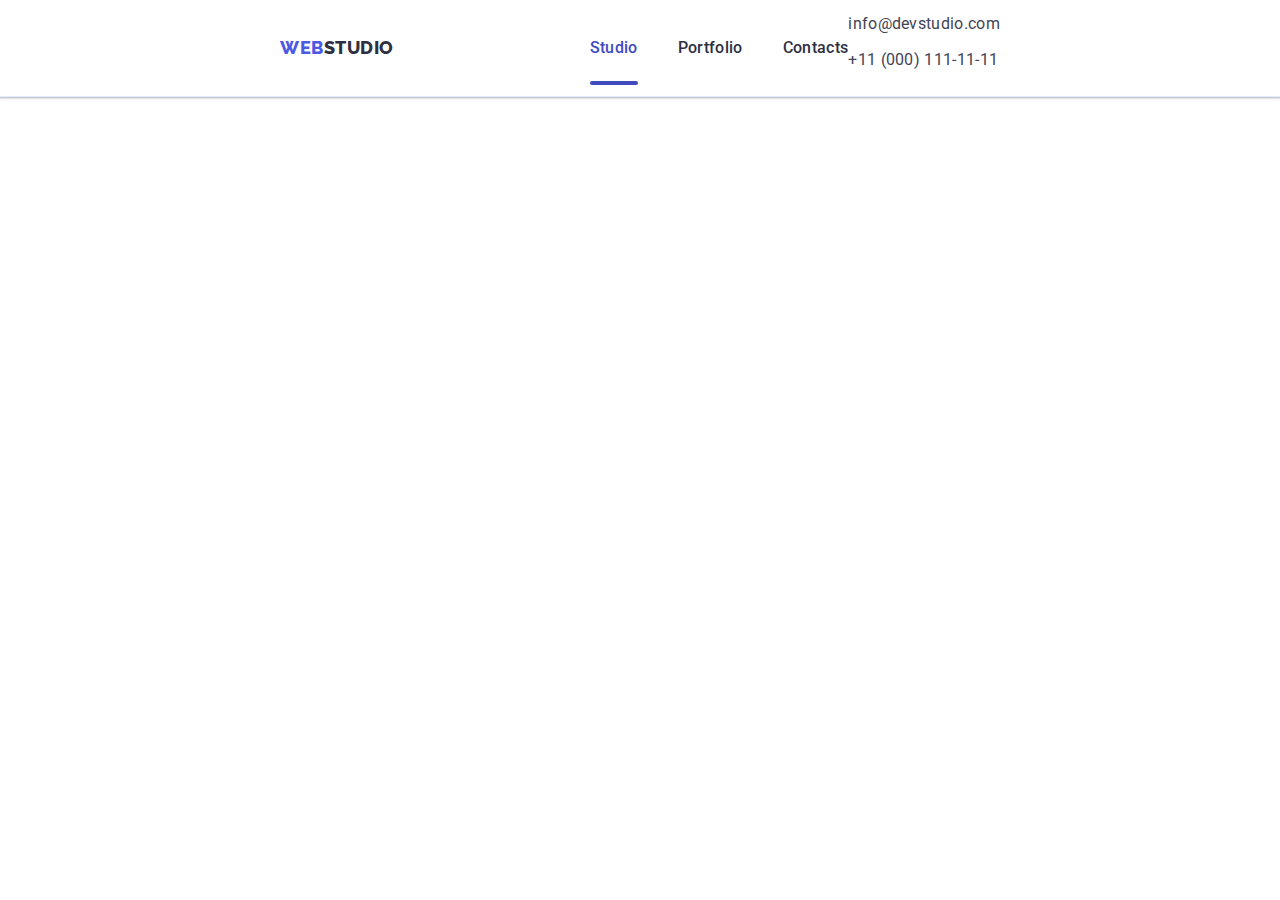
<file: index.html>
<!DOCTYPE html>
<html lang="en">
  <head>
    <meta charset="UTF-8" />
    <meta http-equiv="X-UA-Compatible" content="IE=edge" />
    <meta name="viewport" content="width=device-width, initial-scale=1.0" />
    <title>WebStudio</title>
    <link rel="preconnect" href="https://fonts.googleapis.com" />
    <link rel="preconnect" href="https://fonts.gstatic.com" crossorigin />
    <link
      href="https://fonts.googleapis.com/css2?family=Raleway:wght@800&family=Roboto:wght@400;500;700&display=swap"
      rel="stylesheet"
    />
    <link
      rel="stylesheet"
      href="https://cdnjs.cloudflare.com/ajax/libs/modern-normalize/1.1.0/modern-normalize.min.css"
    />
    <link rel="stylesheet" href="./css/styles.css" />
  </head>
  <body>
    <!-- header -->

    <header class="page-header">
      <div class="container page-header-container">
        <nav class="page-navigation">
          <a class="link logo logo-header" href="./index.html"
            >web<span class="logo-second-word-header">Studio</span>
          </a>
          <ul class="list menu">
            <li class="menu-item">
              <a class="link menu-link current" href="./index.html">Studio</a>
            </li>
            <li class="menu-item">
              <a class="link menu-link" href="./portfolio.html">Portfolio</a>
            </li>
            <li class="menu-item"><a class="link menu-link" href="">Contacts</a></li>
          </ul>
        </nav>
        <button type="button" class="mobile-menu-open-btn js-open-menu">
          <svg class="mobile-menu-open-btn-icon" aria-label="hamburger icon" width="32" height="22">
            <use href="./images/icons.svg#icon-menu-hamburger"></use>
          </svg>
        </button>
        <address class="page-contact">
          <ul class="list contact-list">
            <li>
              <a class="link contact" href="mailto:info@devstudio.com">info@devstudio.com</a>
            </li>
            <li><a class="link contact" href="tel:+11(000)1111111">+11 (000) 111-11-11</a></li>
          </ul>
        </address>
      </div>
      <div class="mobile-menu js-menu-container">
        <div class="container mobile-menu-container">
          <button class="mobile-menu-close-btn js-close-menu">
            <svg
              class="mobile-menu-close-icon"
              aria-label="mobile menu close icon"
              width="8"
              height="8"
            >
              <use href="./images/icons.svg#icon-close-black"></use>
            </svg>
          </button>
          <ul class="list mobile-nav">
            <li class="mobile-nav-item">
              <a class="link mobile-nav-link current" href="./index.html">Studio</a>
            </li>
            <li class="mobile-nav-item">
              <a class="link mobile-nav-link" href="./portfolio.html">Portfolio</a>
            </li>
            <li class="mobile-nav-item">
              <a class="link mobile-nav-link" href="">Contacts</a>
            </li>
          </ul>

          <address class="mobile-page-contact">
            <ul class="list mobile-contact-list">
              <li>
                <a class="link mobile-contact-tel" href="tel:+11(000)1111111"
                  >+11 (000) 111-11-11</a
                >
              </li>
              <li>
                <a class="link mobile-contact-mail" href="mailto:info@devstudio.com"
                  >info@devstudio.com</a
                >
              </li>
            </ul>
          </address>

          <ul class="mobile-social-list list">
            <li class="mobile-social-list-item">
              <a href="" class="mobile-social-list-link">
                <svg
                  class="mobile-social-list-icon"
                  aria-label="Instagram icon"
                  width="24"
                  height="24"
                >
                  <use href="./images/icons.svg#icon-instagram"></use>
                </svg>
              </a>
            </li>
            <li class="mobile-social-list-item">
              <a href="" class="mobile-social-list-link">
                <svg
                  class="mobile-social-list-icon"
                  aria-label="twitter icon"
                  width="24"
                  height="24"
                >
                  <use href="./images/icons.svg#icon-twitter"></use>
                </svg>
              </a>
            </li>
            <li class="mobile-social-list-item">
              <a href="" class="mobile-social-list-link">
                <svg
                  class="mobile-social-list-icon"
                  aria-label="facebook icon"
                  width="24"
                  height="24"
                >
                  <use href="./images/icons.svg#icon-facebook"></use>
                </svg>
              </a>
            </li>
            <li class="mobile-social-list-item">
              <a href="" class="mobile-social-list-link">
                <svg
                  class="mobile-social-list-icon"
                  aria-label="linkedin icon"
                  width="24"
                  height="24"
                >
                  <use href="./images/icons.svg#icon-linkedin"></use>
                </svg>
              </a>
            </li>
          </ul>
        </div>
      </div>
    </header>

    <main>
      <!-- slogan -->

      <!-- <section class="slogan">
        <div class="container">
          <h1 class="main-title">Effective Solutions for Your Business</h1>
          <button class="modal-open-btn" type="button" data-modal-open>Order Service</button>
        </div>
      </section> -->

      <!-- our advantages-->

      <!-- <section class="our-advantages">
        <div class="container">
          <h2 class="suptitle" hidden>key points</h2>
          <ul class="list advantages-list">
            <li class="advantages-list-item">
              <div class="advantages-list-icon">
                <svg class="advantages-icon" aria-label="antenna icon" width="64" height="64">
                  <use href="./images/icons.svg#icon-antenna"></use>
                </svg>
              </div>
              <h3 class="advantages-title">Strategy</h3>
              <p class="advantages-description">
                Our goal is to identify the business problem to walk away with the perfect and
                creative solution.
              </p>
            </li>
            <li class="advantages-list-item">
              <div class="advantages-list-icon">
                <svg class="advantages-icon" aria-label="clock icon" width="64" height="64">
                  <use href="./images/icons.svg#icon-clock"></use>
                </svg>
              </div>
              <h3 class="advantages-title">Punctuality</h3>
              <p class="advantages-description">
                Bring the key message to the brand's audience for the best price within the shortest
                possible time.
              </p>
            </li>
            <li class="advantages-list-item">
              <div class="advantages-list-icon">
                <svg class="advantages-icon" aria-label="diagram icon" width="64" height="64">
                  <use href="./images/icons.svg#icon-diagram"></use>
                </svg>
              </div>
              <h3 class="advantages-title">Diligence</h3>
              <p class="advantages-description">
                Research and confirm brands that present the strongest digital growth opportunities
                and minimize risk.
              </p>
            </li>
            <li class="advantages-list-item">
              <div class="advantages-list-icon">
                <svg class="advantages-icon" aria-label="astronaut icon" width="64" height="64">
                  <use href="./images/icons.svg#icon-astronaut"></use>
                </svg>
              </div>
              <h3 class="advantages-title">Technologies</h3>
              <p class="advantages-description">
                Design practice focused on digital experiences. We bring forth a deep passion for
                problem-solving.
              </p>
            </li>
          </ul>
        </div>
      </section> -->

      <!--  What are we doing-->

      <!-- <section class="what-are-we-doing">
        <div class="container">
          <h2 class="suptitle">What are we doing</h2>
          <ul class="list gallery-list">
            <li class="gallery-list-item">
              <img
                class="gallery-list-img"
                src="./images/what-are-we-doing/monitor.jpg"
                alt="monitor"
                width="360"
                height="300"
              />
            </li>
            <li class="gallery-list-item">
              <img
                class="gallery-list-img"
                src="./images/what-are-we-doing/screens.jpg"
                alt="screens"
                width="360"
                height="300"
              />
            </li>
            <li class="gallery-list-item">
              <img
                class="gallery-list-img"
                src="./images/what-are-we-doing/laptop-phone.jpg"
                alt="laptop-phone"
                width="360"
                height="300"
              />
            </li>
          </ul>
        </div>
      </section> -->

      <!-- Our Team -->

      <!-- <section class="our-team">
        <div class="container">
          <h2 class="suptitle">Our Team</h2>
          <ul class="list team-gallery-list">
            <li class="team-gallery-list-item">
              <img
                class="team-gallery-list-img"
                src="./images/our-team/mark-guerrero.jpg"
                alt="Mark Guerrero"
                width="264"
                height="260"
              />
              <div class="employees-list-text-content">
                <h3 class="employees-list-name">Mark Guerrero</h3>
                <p class="employees-list-position">Product Designer</p>
                <ul class="social-list list">
                  <li class="sosial-list-item">
                    <a href="" class="social-list-link">
                      <svg
                        class="social-list-icon"
                        aria-label="Instagram icon"
                        width="16"
                        height="16"
                      >
                        <use href="./images/icons.svg#icon-instagram"></use>
                      </svg>
                    </a>
                  </li>
                  <li class="sosial-list-item">
                    <a href="" class="social-list-link">
                      <svg
                        class="social-list-icon"
                        aria-label="twitter icon"
                        width="16"
                        height="16"
                      >
                        <use href="./images/icons.svg#icon-twitter"></use>
                      </svg>
                    </a>
                  </li>
                  <li class="sosial-list-item">
                    <a href="" class="social-list-link">
                      <svg
                        class="social-list-icon"
                        aria-label="facebook icon"
                        width="16"
                        height="16"
                      >
                        <use href="./images/icons.svg#icon-facebook"></use>
                      </svg>
                    </a>
                  </li>
                  <li class="sosial-list-item">
                    <a href="" class="social-list-link">
                      <svg
                        class="social-list-icon"
                        aria-label="linkedin icon"
                        width="16"
                        height="16"
                      >
                        <use href="./images/icons.svg#icon-linkedin"></use>
                      </svg>
                    </a>
                  </li>
                </ul>
              </div>
            </li>
            <li class="team-gallery-list-item">
              <img
                class="team-gallery-list-img"
                src="./images/our-team/tom-ford.jpg"
                alt="Tom Ford"
                width="264"
                height="260"
              />
              <div class="employees-list-text-content">
                <h3 class="employees-list-name">Tom Ford</h3>
                <p class="employees-list-position">Frontend Developer</p>
                <ul class="social-list list">
                  <li class="sosial-list-item">
                    <a href="" class="social-list-link">
                      <svg
                        class="social-list-icon"
                        aria-label="Instagram icon"
                        width="16"
                        height="16"
                      >
                        <use href="./images/icons.svg#icon-instagram"></use>
                      </svg>
                    </a>
                  </li>
                  <li class="sosial-list-item">
                    <a href="" class="social-list-link">
                      <svg
                        class="social-list-icon"
                        aria-label="twitter icon"
                        width="16"
                        height="16"
                      >
                        <use href="./images/icons.svg#icon-twitter"></use>
                      </svg>
                    </a>
                  </li>
                  <li class="sosial-list-item">
                    <a href="" class="social-list-link">
                      <svg
                        class="social-list-icon"
                        aria-label="facebook icon"
                        width="16"
                        height="16"
                      >
                        <use href="./images/icons.svg#icon-facebook"></use>
                      </svg>
                    </a>
                  </li>
                  <li class="sosial-list-item">
                    <a href="" class="social-list-link">
                      <svg
                        class="social-list-icon"
                        aria-label="linkedin icon"
                        width="16"
                        height="16"
                      >
                        <use href="./images/icons.svg#icon-linkedin"></use>
                      </svg>
                    </a>
                  </li>
                </ul>
              </div>
            </li>
            <li class="team-gallery-list-item">
              <img
                class="team-gallery-list-img"
                src="./images/our-team/camila-garcia.jpg"
                alt="Camila Garcia"
                width="264"
                height="260"
              />
              <div class="employees-list-text-content">
                <h3 class="employees-list-name">Camila Garcia</h3>
                <p class="employees-list-position">Marketing</p>
                <ul class="social-list list">
                  <li class="sosial-list-item">
                    <a href="" class="social-list-link">
                      <svg
                        class="social-list-icon"
                        aria-label="Instagram icon"
                        width="16"
                        height="16"
                      >
                        <use href="./images/icons.svg#icon-instagram"></use>
                      </svg>
                    </a>
                  </li>
                  <li class="sosial-list-item">
                    <a href="" class="social-list-link">
                      <svg
                        class="social-list-icon"
                        aria-label="twitter icon"
                        width="16"
                        height="16"
                      >
                        <use href="./images/icons.svg#icon-twitter"></use>
                      </svg>
                    </a>
                  </li>
                  <li class="sosial-list-item">
                    <a href="" class="social-list-link">
                      <svg
                        class="social-list-icon"
                        aria-label="facebook icon"
                        width="16"
                        height="16"
                      >
                        <use href="./images/icons.svg#icon-facebook"></use>
                      </svg>
                    </a>
                  </li>
                  <li class="sosial-list-item">
                    <a href="" class="social-list-link">
                      <svg
                        class="social-list-icon"
                        aria-label="linkedin icon"
                        width="16"
                        height="16"
                      >
                        <use href="./images/icons.svg#icon-linkedin"></use>
                      </svg>
                    </a>
                  </li>
                </ul>
              </div>
            </li>
            <li class="team-gallery-list-item">
              <img
                class="team-gallery-list-img"
                src="./images/our-team/daniel-wilson.jpg"
                alt="Daniel Wilson"
                width="264"
                height="260"
              />
              <div class="employees-list-text-content">
                <h3 class="employees-list-name">Daniel Wilson</h3>
                <p class="employees-list-position">UI Designer</p>
                <ul class="social-list list">
                  <li class="sosial-list-item">
                    <a href="" class="social-list-link">
                      <svg
                        class="social-list-icon"
                        aria-label="Instagram icon"
                        width="16"
                        height="16"
                      >
                        <use href="./images/icons.svg#icon-instagram"></use>
                      </svg>
                    </a>
                  </li>
                  <li class="sosial-list-item">
                    <a href="" class="social-list-link">
                      <svg
                        class="social-list-icon"
                        aria-label="twitter icon"
                        width="16"
                        height="16"
                      >
                        <use href="./images/icons.svg#icon-twitter"></use>
                      </svg>
                    </a>
                  </li>
                  <li class="sosial-list-item">
                    <a href="" class="social-list-link">
                      <svg
                        class="social-list-icon"
                        aria-label="facebook icon"
                        width="16"
                        height="16"
                      >
                        <use href="./images/icons.svg#icon-facebook"></use>
                      </svg>
                    </a>
                  </li>
                  <li class="sosial-list-item">
                    <a href="" class="social-list-link">
                      <svg
                        class="social-list-icon"
                        aria-label="linkedin icon"
                        width="16"
                        height="16"
                      >
                        <use href="./images/icons.svg#icon-linkedin"></use>
                      </svg>
                    </a>
                  </li>
                </ul>
              </div>
            </li>
          </ul>
        </div>
      </section> -->

      <!-- CUSTOMERS -->

      <!-- <section class="customers">
        <div class="container">
          <h2 class="suptitle">Customers</h2>
          <ul class="list customers-list">
            <li class="customers-list-item">
              <a href="" class="customers-list-link">
                <svg
                  class="customers-list-icon"
                  aria-label="logo company one"
                  width="104"
                  height="56"
                >
                  <use href="./images/icons.svg#icon-logo"></use>
                </svg>
              </a>
            </li>
            <li class="customers-list-item">
              <a href="" class="customers-list-link">
                <svg
                  class="customers-list-icon"
                  aria-label="logo company two"
                  width="104"
                  height="56"
                >
                  <use href="./images/icons.svg#icon-logo-1"></use>
                </svg>
              </a>
            </li>
            <li class="customers-list-item">
              <a href="" class="customers-list-link">
                <svg
                  class="customers-list-icon"
                  aria-label="logo company three"
                  width="104"
                  height="56"
                >
                  <use href="./images/icons.svg#icon-logo-2"></use>
                </svg>
              </a>
            </li>
            <li class="customers-list-item">
              <a href="" class="customers-list-link">
                <svg
                  class="customers-list-icon"
                  aria-label="logo company four"
                  width="104"
                  height="56"
                >
                  <use href="./images/icons.svg#icon-logo-3"></use>
                </svg>
              </a>
            </li>
            <li class="customers-list-item">
              <a href="" class="customers-list-link">
                <svg
                  class="customers-list-icon"
                  aria-label="logo company five"
                  width="104"
                  height="56"
                >
                  <use href="./images/icons.svg#icon-logo-4"></use>
                </svg>
              </a>
            </li>
            <li class="customers-list-item">
              <a href="" class="customers-list-link">
                <svg
                  class="customers-list-icon"
                  aria-label="logo company six"
                  width="104"
                  height="56"
                >
                  <use href="./images/icons.svg#icon-logo-5"></use>
                </svg>
              </a>
            </li>
          </ul>
        </div>
      </section> -->
    </main>

    <!-- footer -->

    <!-- <footer class="footer">
      <div class="container footer-container">
        <div class="footer-block-one">
          <a class="link logo logo-footer" href="./index.html"
            >web<span class="logo-second-word-footer">Studio</span>
          </a>
          <p class="footer-message">
            Increase the flow of customers and sales for your business with digital marketing &
            growth solutions.
          </p>
        </div>

        <div class="footer-block-two">
          <p class="footer-media-message">Social media</p>
          <ul class="footer-social-list list">
            <li class="footer-social-list-item">
              <a href="" class="footer-social-list-link">
                <svg
                  class="footer-social-list-icon"
                  aria-label="Instagram icon"
                  width="24"
                  height="24"
                >
                  <use href="./images/icons.svg#icon-instagram"></use>
                </svg>
              </a>
            </li>
            <li class="footer-social-list-item">
              <a href="" class="footer-social-list-link">
                <svg
                  class="footer-social-list-icon"
                  aria-label="twitter icon"
                  width="24"
                  height="24"
                >
                  <use href="./images/icons.svg#icon-twitter"></use>
                </svg>
              </a>
            </li>
            <li class="footer-social-list-item">
              <a href="" class="footer-social-list-link">
                <svg
                  class="footer-social-list-icon"
                  aria-label="facebook icon"
                  width="24"
                  height="24"
                >
                  <use href="./images/icons.svg#icon-facebook"></use>
                </svg>
              </a>
            </li>
            <li class="footer-social-list-item">
              <a href="" class="footer-social-list-link">
                <svg
                  class="footer-social-list-icon"
                  aria-label="linkedin icon"
                  width="24"
                  height="24"
                >
                  <use href="./images/icons.svg#icon-linkedin"></use>
                </svg>
              </a>
            </li>
          </ul>
        </div>

        <div class="footer-block-three">
          <p class="footer-media-message">Subscribe</p>

          <form class="footer-contact-form">
            <label class="footer-form-field-wrapper">
              <input
                class="footer-form-input"
                name="user-email"
                type="email"
                required
                placeholder="E-mail"
              />
            </label>

            <button class="footer-btn" type="submit">
              Subscribe
              <svg class="footer-btn-icon" aria-label="send icon" width="24" height="24">
                <use href="./images/icons.svg#icon-send"></use>
              </svg>
            </button>
          </form>
        </div>
      </div>
    </footer> -->
    <!-- <div class="backdrop is-hidden" data-modal>
      <div class="modal">
        <button type="button" class="modal-close-button" data-modal-close>
          <svg class="modal-close-icon" aria-label="modal close icon" width="8" height="8">
            <use href="./images/icons.svg#icon-close-black"></use>
          </svg>
        </button>

        <p class="contact-form-title">Leave your contacts and we will call you back</p>

        <form class="modal-contact-form">
          <div class="contact-form-field-wrap">
            <label for="user-name" class="contact-form-field-wrapper">Name</label>
            <div class="contact-form-input-wrapper">
              <input
                id="user-name"
                class="contact-form-input"
                name="user-name"
                type="text"
                required
                pattern="[a-zA-Zа-яА-ЯіІїЇєЄ’ґҐ]+"
              />
              <svg class="contact-form-input-icon" aria-label="name icon" width="18" height="24">
                <use href="./images/icons.svg#icon-name"></use>
              </svg>
            </div>
          </div>

          <div class="contact-form-field-wrap">
            <label for="user-phone" class="contact-form-field-wrapper">Phone</label>
            <div class="contact-form-input-wrapper">
              <input
                id="user-phone"
                class="contact-form-input"
                name="user_tel"
                type="tel"
                required
                pattern="[0-9]{3}-[0-9]{3}-[0-9]{2}-[0-9]{2}"
                title="xxx-xxx-xx-xx"
              />
              <svg class="contact-form-input-icon" aria-label="phone icon" width="18" height="24">
                <use href="./images/icons.svg#icon-phone"></use>
              </svg>
            </div>
          </div>

          <div class="contact-form-field-wrap">
            <label for="user-email" class="contact-form-field-wrapper">Email</label>
            <div class="contact-form-input-wrapper">
              <input
                id="user-email"
                class="contact-form-input"
                name="user_email"
                type="email"
                required
              />
              <svg class="contact-form-input-icon" aria-label="email icon" width="18" height="24">
                <use href="./images/icons.svg#icon-email"></use>
              </svg>
            </div>
          </div>

          <div class="comment-form-field-wrap">
            <label for="user-comment" class="contact-form-field-wrapper">Comment</label>
            <textarea
              id="user-comment"
              class="contact-form-message"
              name="user-comment"
              placeholder="Text input"
            ></textarea>
          </div>

          <div class="contact-form-checkbox-wrap">
            <input
              id="user-privacy"
              class="contact-form-checkbox visually-hidden"
              type="checkbox"
              name="user-privacy"
              required
              value="true"
            />
            <label for="user-privacy" class="contact-form-checkbox-wrapper">
              <span class="contact-form-own-checkbox-wrap">
                <svg
                  class="contact-form-own-checkbox"
                  aria-label="checkbox icon"
                  width="10"
                  height="8"
                >
                  <use
                    class="contact-form-checkmark-icon"
                    href="./images/icons.svg#icon-checkmark"
                  ></use>
                </svg>
              </span>
              I accept the terms and conditions of the&nbsp;<a class="privacy-policy" href=""
                >Privacy Policy</a
              >
            </label>
          </div>

          <button class="contact-form-send" type="submit">Send</button>
        </form>
      </div>
    </div> -->
    <script src="./js/modal.js"></script>
    <script src="./js/mobile-menu.js"></script>
  </body>
</html>
</file>
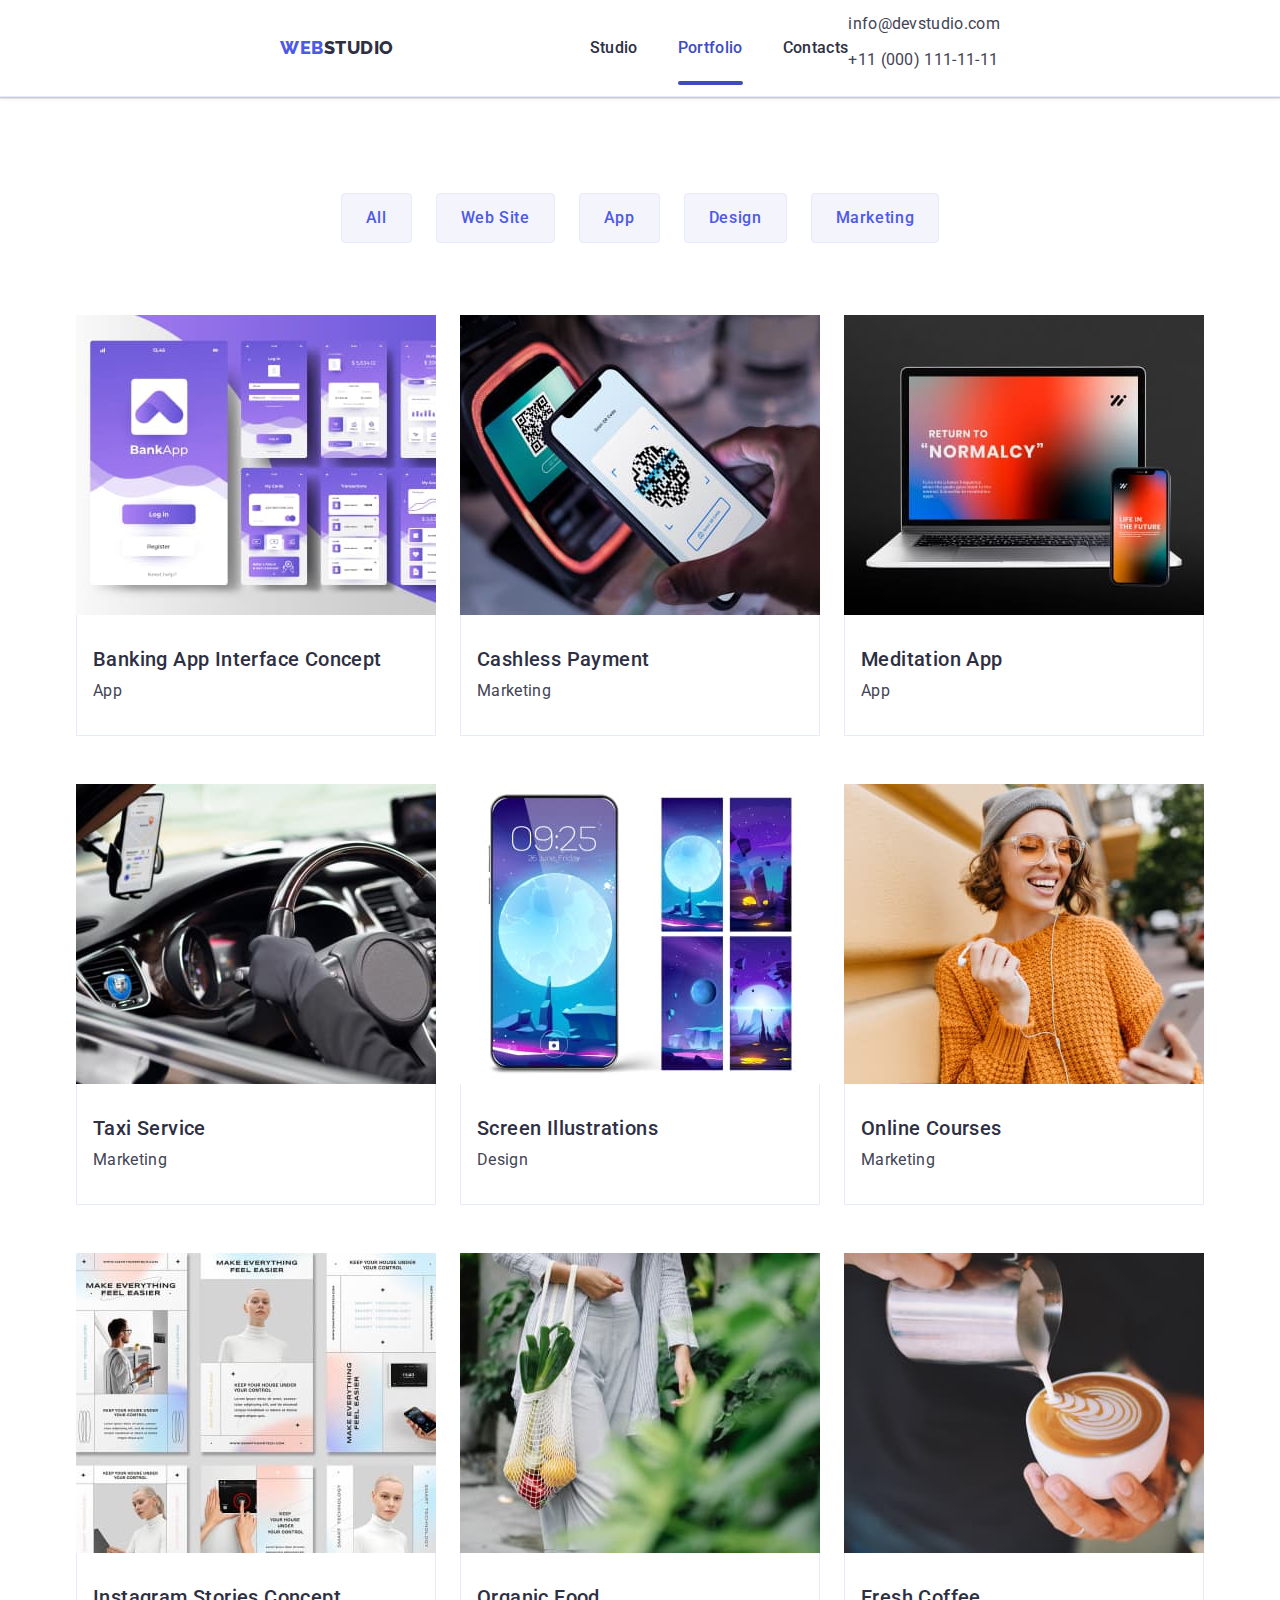
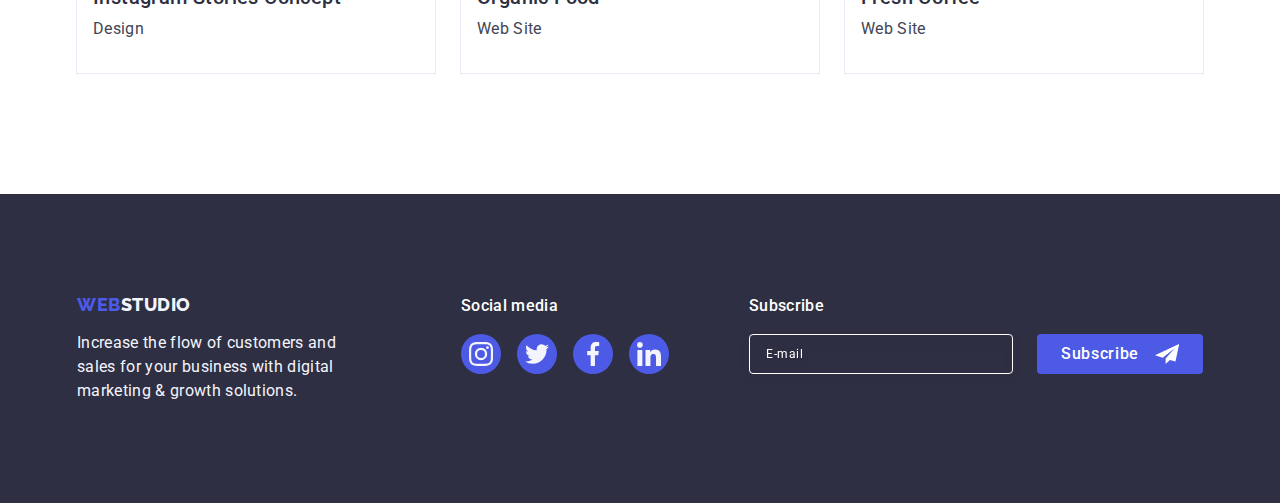
<file: portfolio.html>
<!DOCTYPE html>
<html lang="en">
  <head>
    <meta charset="UTF-8" />
    <meta http-equiv="X-UA-Compatible" content="IE=edge" />
    <meta name="viewport" content="width=device-width, initial-scale=1.0" />
    <title>Portfolio</title>
    <link rel="preconnect" href="https://fonts.googleapis.com" />
    <link rel="preconnect" href="https://fonts.gstatic.com" crossorigin />
    <link
      href="https://fonts.googleapis.com/css2?family=Raleway:wght@800&family=Roboto:wght@400;500;700&display=swap"
      rel="stylesheet"
    />
    <link
      rel="stylesheet"
      href="https://cdnjs.cloudflare.com/ajax/libs/modern-normalize/1.1.0/modern-normalize.min.css"
    />
    <link rel="stylesheet" href="./css/styles.css" />
  </head>
  <body>
    <!-- header -->

    <header class="page-header">
      <div class="container page-header-container">
        <nav class="page-navigation">
          <a class="link logo logo-header" href="./index.html"
            >web<span class="logo-second-word-header">Studio</span>
          </a>
          <ul class="list menu">
            <li class="menu-item"><a class="link menu-link" href="./index.html">Studio</a></li>
            <li class="menu-item">
              <a class="link menu-link current" href="./portfolio.html">Portfolio</a>
            </li>
            <li class="menu-item"><a class="link menu-link" href="">Contacts</a></li>
          </ul>
        </nav>
        <address class="page-contact">
          <ul class="list contact-list">
            <li>
              <a class="link contact" href="mailto:info@devstudio.com">info@devstudio.com</a>
            </li>
            <li><a class="link contact" href="tel:+11(000)1111111">+11 (000) 111-11-11</a></li>
          </ul>
        </address>
      </div>
    </header>

    <!-- MAIN  CONTENT -->
    <!-- buttons -->
    <main>
      <section class="filter">
        <div class="container">
          <h1 hidden>portfolio filters</h1>
          <ul class="list menu-filter">
            <li class="menu-filter-item">
              <button class="menu-filter-btn" type="button">All</button>
            </li>
            <li class="menu-filter-item">
              <button class="menu-filter-btn" type="button">Web Site</button>
            </li>
            <li class="menu-filter-item">
              <button class="menu-filter-btn" type="button">App</button>
            </li>
            <li class="menu-filter-item">
              <button class="menu-filter-btn" type="button">Design</button>
            </li>
            <li class="menu-filter-item">
              <button class="menu-filter-btn" type="button">Marketing</button>
            </li>
          </ul>

          <ul class="list portfolio-list">
            <li class="portfolio-list-item">
              <a class="link portfolio-link" href="">
                <div class="portfolio-list-img-wrapper">
                  <img
                    class="portfolio-list-img"
                    src="./images/portfolio/bank-app-screens.jpg"
                    alt="screens of banking app interface"
                    width="360"
                    height="300"
                  />
                  <p class="overlay">
                    14 Stylish and User-Friendly App Design Concepts · Task Manager App · Calorie
                    Tracker App · Exotic Fruit Ecommerce App · Cloud Storage App
                  </p>
                </div>

                <div class="portfolio-list-text-content">
                  <h2 class="portfolio-list-branch">Banking App Interface Concept</h2>
                  <p class="portfolio-list-activity">App</p>
                </div>
              </a>
            </li>
            <li class="portfolio-list-item">
              <a class="link portfolio-link" href="">
                <div class="portfolio-list-img-wrapper">
                  <img
                    class="portfolio-list-img"
                    src="./images/portfolio/scanner-on-the-phone.jpg"
                    alt="someone scan the QR code"
                    width="360"
                    height="300"
                  />
                  <p class="overlay">
                    14 Stylish and User-Friendly App Design Concepts · Task Manager App · Calorie
                    Tracker App · Exotic Fruit Ecommerce App · Cloud Storage App
                  </p>
                </div>
                <div class="portfolio-list-text-content">
                  <h2 class="portfolio-list-branch">Cashless Payment</h2>
                  <p class="portfolio-list-activity">Marketing</p>
                </div>
              </a>
            </li>
            <li class="portfolio-list-item">
              <a class="link portfolio-link" href="">
                <div class="portfolio-list-img-wrapper">
                  <img
                    class="portfolio-list-img"
                    src="./images/portfolio/laptop-and-phone.jpg"
                    alt="laptop and phone with a meditation application interface on the screen"
                    width="360"
                    height="300"
                  />
                  <p class="overlay">
                    14 Stylish and User-Friendly App Design Concepts · Task Manager App · Calorie
                    Tracker App · Exotic Fruit Ecommerce App · Cloud Storage App
                  </p>
                </div>
                <div class="portfolio-list-text-content">
                  <h2 class="portfolio-list-branch">Meditation App</h2>
                  <p class="portfolio-list-activity">App</p>
                </div>
              </a>
            </li>

            <li class="portfolio-list-item">
              <a class="link portfolio-link" href="">
                <div class="portfolio-list-img-wrapper">
                  <img
                    class="portfolio-list-img"
                    src="./images/portfolio/car-steering-wheel.jpg"
                    alt="someone is driving a car"
                    width="360"
                    height="300"
                  />
                  <p class="overlay">
                    14 Stylish and User-Friendly App Design Concepts · Task Manager App · Calorie
                    Tracker App · Exotic Fruit Ecommerce App · Cloud Storage App
                  </p>
                </div>
                <div class="portfolio-list-text-content">
                  <h2 class="portfolio-list-branch">Taxi Service</h2>
                  <p class="portfolio-list-activity">Marketing</p>
                </div>
              </a>
            </li>
            <li class="portfolio-list-item">
              <a class="link portfolio-link" href="">
                <div class="portfolio-list-img-wrapper">
                  <img
                    class="portfolio-list-img"
                    src="./images/portfolio/themes-for-phone.jpg"
                    alt="phone and monthly themes for it"
                    width="360"
                    height="300"
                  />
                  <p class="overlay">
                    14 Stylish and User-Friendly App Design Concepts · Task Manager App · Calorie
                    Tracker App · Exotic Fruit Ecommerce App · Cloud Storage App
                  </p>
                </div>
                <div class="portfolio-list-text-content">
                  <h2 class="portfolio-list-branch">Screen Illustrations</h2>
                  <p class="portfolio-list-activity">Design</p>
                </div>
              </a>
            </li>
            <li class="portfolio-list-item">
              <a class="link portfolio-link" href="">
                <div class="portfolio-list-img-wrapper">
                  <img
                    class="portfolio-list-img"
                    src="./images/portfolio/girl-in-glasses.jpg"
                    alt="a girl in yellow glasses looks at the phone"
                    width="360"
                    height="300"
                  />
                  <p class="overlay">
                    14 Stylish and User-Friendly App Design Concepts · Task Manager App · Calorie
                    Tracker App · Exotic Fruit Ecommerce App · Cloud Storage App
                  </p>
                </div>
                <div class="portfolio-list-text-content">
                  <h2 class="portfolio-list-branch">Online Courses</h2>
                  <p class="portfolio-list-activity">Marketing</p>
                </div>
              </a>
            </li>

            <li class="portfolio-list-item">
              <a class="link portfolio-link" href="">
                <div class="portfolio-list-img-wrapper">
                  <img
                    class="portfolio-list-img"
                    src="./images/portfolio/slides-with-smart-home-concepts.jpg"
                    alt="slides with smart home concepts"
                    width="360"
                    height="300"
                  />
                  <p class="overlay">
                    14 Stylish and User-Friendly App Design Concepts · Task Manager App · Calorie
                    Tracker App · Exotic Fruit Ecommerce App · Cloud Storage App
                  </p>
                </div>
                <div class="portfolio-list-text-content">
                  <h2 class="portfolio-list-branch">Instagram Stories Concept</h2>
                  <p class="portfolio-list-activity">Design</p>
                </div>
              </a>
            </li>
            <li class="portfolio-list-item">
              <a class="link portfolio-link" href="">
                <div class="portfolio-list-img-wrapper">
                  <img
                    class="portfolio-list-img"
                    src="./images/portfolio/woman-with-vegetables.jpg"
                    alt="a woman in white pants walks with vegetables"
                    width="360"
                    height="300"
                  />
                  <p class="overlay">
                    14 Stylish and User-Friendly App Design Concepts · Task Manager App · Calorie
                    Tracker App · Exotic Fruit Ecommerce App · Cloud Storage App
                  </p>
                </div>
                <div class="portfolio-list-text-content">
                  <h2 class="portfolio-list-branch">Organic Food</h2>
                  <p class="portfolio-list-activity">Web Site</p>
                </div>
              </a>
            </li>
            <li class="portfolio-list-item">
              <a class="link portfolio-link" href="">
                <div class="portfolio-list-img-wrapper">
                  <img
                    class="portfolio-list-img"
                    src="./images/portfolio/cup-of-coffy.jpg"
                    alt="the barista makes coffee"
                    width="360"
                    height="300"
                  />
                  <p class="overlay">
                    14 Stylish and User-Friendly App Design Concepts · Task Manager App · Calorie
                    Tracker App · Exotic Fruit Ecommerce App · Cloud Storage App
                  </p>
                </div>
                <div class="portfolio-list-text-content">
                  <h2 class="portfolio-list-branch">Fresh Coffee</h2>
                  <p class="portfolio-list-activity">Web Site</p>
                </div>
              </a>
            </li>
          </ul>
        </div>
      </section>
    </main>

    <!-- footer -->

    <footer class="footer">
      <div class="container footer-container">
        <div class="footer-block-one">
          <a class="link logo logo-footer" href="./index.html"
            >web<span class="logo-second-word-footer">Studio</span>
          </a>
          <p class="footer-message">
            Increase the flow of customers and sales for your business with digital marketing &
            growth solutions.
          </p>
        </div>

        <div class="footer-block-two">
          <p class="footer-media-message">Social media</p>
          <ul class="footer-social-list list">
            <li class="footer-social-list-item">
              <a href="" class="footer-social-list-link">
                <svg
                  class="footer-social-list-icon"
                  aria-label="Instagram icon"
                  width="24"
                  height="24"
                >
                  <use href="./images/icons.svg#icon-instagram"></use>
                </svg>
              </a>
            </li>
            <li class="footer-social-list-item">
              <a href="" class="footer-social-list-link">
                <svg
                  class="footer-social-list-icon"
                  aria-label="twitter icon"
                  width="24"
                  height="24"
                >
                  <use href="./images/icons.svg#icon-twitter"></use>
                </svg>
              </a>
            </li>
            <li class="footer-social-list-item">
              <a href="" class="footer-social-list-link">
                <svg
                  class="footer-social-list-icon"
                  aria-label="facebook icon"
                  width="24"
                  height="24"
                >
                  <use href="./images/icons.svg#icon-facebook"></use>
                </svg>
              </a>
            </li>
            <li class="footer-social-list-item">
              <a href="" class="footer-social-list-link">
                <svg
                  class="footer-social-list-icon"
                  aria-label="linkedin icon"
                  width="24"
                  height="24"
                >
                  <use href="./images/icons.svg#icon-linkedin"></use>
                </svg>
              </a>
            </li>
          </ul>
        </div>

        <div class="footer-block-three">
          <p class="footer-media-message">Subscribe</p>

          <form class="footer-contact-form">
            <label class="footer-form-field-wrapper">
              <input
                class="footer-form-input"
                name="user-email"
                type="email"
                required
                placeholder="E-mail"
              />
            </label>

            <button class="footer-btn" type="submit">
              Subscribe
              <svg class="footer-btn-icon" aria-label="send icon" width="24" height="24">
                <use href="./images/icons.svg#icon-send"></use>
              </svg>
            </button>
          </form>
        </div>
      </div>
    </footer>
  </body>
</html>
</file>
<file: css/styles.css>
:root {
  --main-font-family: 'Roboto', sans-serif;
  --secondary-font-family: 'Raleway', sans-serif;
  --background-color: #ffffff;
  --logo-second-word-header: #2e2f42;
  --logo-second-word-footer: #f4f4fd;
  --border-menu-filter-btn: 1px solid #e7e9fc;
  --social-list-icon-color: #f4f4fd;
  --footer-social-list-icon-color: #f4f4fd;
  --customers-logo-color: #8e8f99;
  --customers-logo-hover-color: #404bbf;
  --transition-duration-and-func: 250ms cubic-bezier(0.4, 0, 0.2, 1);
  --mobile-social-list-icon-color: #f4f4fd;
}

.list {
  list-style: none;
}

.link {
  text-decoration: none;
}

button {
  cursor: pointer;
}

h1,
h2,
h3,
p {
  margin-top: 0;
  margin-bottom: 0;
}

ul,
ol {
  margin-top: 0;
  margin-bottom: 0;
  padding-left: 0;
}

img {
  display: block;
}

body {
  font-family: var(--main-font-family);
  color: #434455;
  background-color: #ffffff;
}

.container {
  padding-left: 16px;
  padding-right: 16px;
  margin-left: auto;
  margin-right: auto;
  max-width: 428px;
}

@media screen and (min-width: 768px) {
  .container {
    max-width: 768px;
  }
}

@media screen and (min-width: 1158px) {
  .container {
    max-width: 1158px;
    padding-left: 15px;
    padding-right: 15px;
  }
}

/* ================= COMPONENTS ================= */

.suptitle {
  font-weight: 700;
  font-size: 36px;
  line-height: 1.1;
  letter-spacing: 0.02em;
  text-transform: capitalize;
  text-align: center;
  color: #2e2f42;
  margin-bottom: 72px;
}

.logo {
  font-family: var(--secondary-font-family);
  font-weight: 800;
  font-size: 18px;
  line-height: 1.17;
  letter-spacing: 0.03em;
  color: #4d5ae5;
  text-transform: uppercase;
}

.logo-footer {
  display: inline-block;
  margin-bottom: 16px;
}

.logo-second-word-footer {
  color: var(--logo-second-word-footer);
}

.logo-second-word-header {
  color: var(--logo-second-word-header);
}
/* ================= /COMPONENTS ================= */

/* ================== header ===================== */

@media screen and (max-width: 767px) {
  .menu {
    display: none;
  }

  .page-contact {
    display: none;
  }
  .mobile-menu-open-btn {
    border: none;
    background-color: transparent;
    padding: 0;
    line-height: 0;
  }

  .mobile-menu {
    position: fixed;
    width: 100%;
    height: 100%;
    top: 0;
    left: 0;
    background-color: var(--background-color);
    opacity: 0;
    visibility: hidden;
    pointer-events: none;
  }

  .mobile-menu.is-open {
    opacity: 1;
    visibility: visible;
    pointer-events: auto;
  }

  .mobile-menu-container {
    position: relative;
    padding: 80px 35px 40px 24px;
  }

  .mobile-menu-close-btn {
    display: flex;
    justify-content: center;
    align-items: center;
    position: absolute;
    top: 24px;
    right: 24px;
    padding: 0;
    width: 24px;
    height: 24px;
    border-radius: 50%;
    background-color: #e7e9fc;
    border: 1px solid rgb(46, 47, 66, 0.1);
  }

  .mobile-nav {
    display: flex;
    flex-direction: column;
    gap: 40px;
    margin-bottom: 284px;
  }

  .mobile-nav-link {
    font-weight: 700;
    font-size: 36px;
    line-height: 1.11;
    letter-spacing: 0.02em;
    color: #2e2f42;
  }

  .current {
    color: #404bbf;
  }

  .mobile-page-contact {
    margin-bottom: 48px;
  }

  .mobile-contact-list {
    display: flex;
    flex-direction: column;
    gap: 40px;
  }

  .mobile-contact-tel {
    font-weight: 700;
    font-size: 36px;
    line-height: 1.11;
    letter-spacing: 0.02em;
    color: #4d5ae5;
  }

  .mobile-contact-mail {
    font-weight: 500;
    font-size: 20px;
    line-height: 1.2;
    letter-spacing: 0.02em;
    color: #434455;
  }

  .mobile-social-list {
    display: flex;
    gap: 56px;
  }

  .mobile-social-list-link {
    display: flex;
    width: 40px;
    height: 40px;
    border-radius: 50%;
    background-color: #4d5ae5;
    justify-content: center;
    align-items: center;
    transition: background-color var(--transition-duration-and-func);
  }

  .mobile-social-list-icon {
    fill: var(--mobile-social-list-icon-color);
  }
}

.page-header-container {
  display: flex;
  justify-content: space-between;
}

.page-header {
  padding-top: 24px;
  padding-bottom: 24px;
  border-bottom: 1px solid #e7e9fc;
  box-shadow: 0px 2px 1px rgba(46, 47, 66, 0.08), 0px 1px 1px rgba(46, 47, 66, 0.16),
    0px 1px 6px rgba(46, 47, 66, 0.08);
}

@media screen and (min-width: 768px) {
  .mobile-menu-open-btn {
    display: none;
  }

  .mobile-menu {
    display: none;
  }

  .page-navigation {
    display: flex;
    align-items: center;
    column-gap: 120px;
  }

  .menu {
    display: flex;
    align-items: center;
    gap: 40px;
  }

  .menu-link {
    font-weight: 500;
    font-size: 16px;
    line-height: 1.5;
    letter-spacing: 0.02em;
    color: #2e2f42;
    transition: color var(--transition-duration-and-func);
  }

  .current {
    color: #404bbf;
    position: relative;
  }

  .current::after {
    content: '';
    display: block;
    width: 100%;
    height: 4px;
    border-radius: 2px;
    background-color: #404bbf;
    position: absolute;
    bottom: -28px;
    left: 0;
  }

  .menu-link:hover,
  .menu-link:focus {
    color: #404bbf;
  }

  .contact {
    font-weight: 400;
    font-size: 12px;
    line-height: 1.17;
    letter-spacing: 0.04em;
    color: #434455;
  }

  .contact-list {
    display: flex;
    flex-direction: column;
    gap: 12px;
  }

  .page-header {
    padding-top: 12px;
    padding-bottom: 12px;
  }
}

@media screen and (min-width: 1200px) {
  .page-header {
    display: flex;
    align-items: center;
  }

  .logo-header {
    margin-right: 76px;
  }

  .menu-link {
    font-weight: 500;
    font-size: 16px;
    line-height: 1.5;
    letter-spacing: 0.02em;
    color: #2e2f42;
    padding-top: 24px;
    padding-bottom: 24px;
    transition: color var(--transition-duration-and-func);
    display: block;
  }

  .current::after {
    content: '';
    display: block;
    width: 100%;
    height: 4px;
    border-radius: 2px;
    background-color: #404bbf;
    position: absolute;
    bottom: -1px;
    left: 0;
  }

  .current {
    color: #404bbf;
    position: relative;
  }

  .page-contact {
    font-style: normal;
    margin-left: auto;
  }

  .contact-list {
    /* display: flex; */
    /* align-items: center;
    gap: 40px; */
  }

  .contact {
    font-weight: 400;
    font-size: 16px;
    line-height: 1.5;
    letter-spacing: 0.02em;
    color: #434455;
    transition: color var(--transition-duration-and-func);
  }

  .contact:hover,
  .contact:focus {
    color: #404bbf;
  }

  .page-header-container {
    display: flex;
    justify-content: space-between;
  }
}

/* 















*/

/* ==========/header========== */

/*  =================slogan================*/
.slogan {
  background-color: #2e2f42;
  padding: 188px 0;
  background-image: linear-gradient(rgba(46, 47, 66, 0.7), rgba(46, 47, 66, 0.7)),
    url(../images/slogan/people-office.jpg);
  background-size: cover;
  background-repeat: no-repeat;
  background-position: center;
  margin-left: auto;
  margin-right: auto;
  max-width: 1440px;
}

.main-title {
  font-weight: 700;
  font-size: 56px;
  line-height: 1.07;
  letter-spacing: 0.02em;
  margin-left: auto;
  margin-right: auto;
  color: #ffffff;
  max-width: 496px;
}
.modal-open-btn {
  margin-left: auto;
  margin-right: auto;
  margin-top: 48px;
  display: block;
  padding: 16px 32px;
  min-width: 169px;
  min-height: 56px;
  border: none;
  box-shadow: 0px 4px 4px rgba(0, 0, 0, 0.15);
  border-radius: 4px;
  font-weight: 500;
  font-size: 16px;
  line-height: 1.5;
  letter-spacing: 0.04em;
  color: #ffffff;
  background-color: #4d5ae5;
  transition: background-color var(--transition-duration-and-func);
}

.modal-open-btn:hover,
.modal-open-btn:focus {
  background-color: #404bbf;
}

.advantages-title {
  font-weight: 500;
  font-size: 20px;
  line-height: 1.2;
  letter-spacing: 0.02em;
  color: #2e2f42;
}
.advantages-description {
  font-weight: 400;
  font-size: 16px;
  line-height: 1.5;
  letter-spacing: 0.02em;
  color: #434455;
}
/*  =================/slogan================*/

/* ================= our advantages=================== */

.our-advantages {
  padding: 120px 0;
}

.advantages-list {
  display: flex;
  align-items: center;
  gap: 24px;
}

.advantages-list-item {
  flex-basis: calc((100% - 72px) / 4);
}

.advantages-list-icon {
  display: flex;
  justify-content: center;
  align-items: center;
  background-color: #f4f4fd;
  border-radius: 4px;
  padding-top: 24px;
  padding-bottom: 24px;
  margin-bottom: 8px;
  height: 112px;
}

.advantages-title {
  margin-bottom: 8px;
}

/* ================== /our advantages==================== */

/* ==================== What are we doing ================ */

.what-are-we-doing {
  padding-bottom: 120px;
}

.gallery-list {
  display: flex;
  gap: 24px;
}

.gallery-list-item {
  flex-basis: calc((100% - 48px) / 3);
}

/*================ Our Team ================*/

.our-team {
  background-color: #f4f4fd;
  padding-top: 120px;
  padding-bottom: 120px;
}

.employees-list-name {
  font-weight: 500;
  font-size: 20px;
  line-height: 1.2;
  letter-spacing: 0.02em;
  color: #2e2f42;
  margin-bottom: 8px;
}
.employees-list-position {
  font-weight: 400;
  font-size: 16px;
  line-height: 1.5;
  letter-spacing: 0.02em;
  color: #434455;
  margin-bottom: 8px;
}

.team-gallery-list {
  display: flex;
  gap: 24px;
}

.team-gallery-list-item {
  flex-basis: calc((100% - 72px) / 4);
  border-radius: 0px 0px 4px 4px;
  box-shadow: 0px 1px 6px rgba(46, 47, 66, 0.08), 0px 1px 1px rgba(46, 47, 66, 0.16),
    0px 2px 1px rgba(46, 47, 66, 0.08);
}

.employees-list-text-content {
  padding-top: 32px;
  padding-bottom: 32px;
  text-align: center;
  background-color: #ffffff;
}

.social-list {
  display: flex;
  justify-content: center;
  gap: 24px;
}

.social-list-link {
  width: 40px;
  height: 40px;
  border-radius: 50%;
  background-color: #4d5ae5;
  display: flex;
  justify-content: center;
  align-items: center;
  transition: background-color var(--transition-duration-and-func);
}

.social-list-link:hover,
.social-list-link:focus {
  background-color: #404bbf;
}

.social-list-icon {
  fill: var(--social-list-icon-color);
}

/*================ /Our Team ================*/

/*================ CUSTOMERS =============== */
.customers {
  padding-top: 120px;
  padding-bottom: 120px;
}

.customers-list {
  display: flex;
  justify-content: center;
  gap: 24px;
}

.customers-list-item {
  flex-basis: calc((100% - 120px) / 6);
  width: 168px;
  height: 88px;
}

.customers-list-link {
  display: flex;
  width: 100%;
  height: 100%;
  border: 1px solid var(--customers-logo-color);
  border-radius: 4px;
  justify-content: center;
  align-items: center;
  color: var(--customers-logo-color);
  transition: border-color var(--transition-duration-and-func),
    color var(--transition-duration-and-func);
}

.customers-list-link:hover,
.customers-list-link:focus {
  color: var(--customers-logo-hover-color);
  border-color: var(--customers-logo-hover-color);
}

.customers-list-icon {
  fill: currentColor;
}

/*================ /CUSTOMERS =============== */

/*====================== FOOTER ================*/

.footer {
  background-color: #2e2f42;
  padding-top: 100px;
  padding-bottom: 100px;
  display: flex;
}

.footer-container {
  display: flex;
  align-items: baseline;
}

.footer-block-one {
  margin-right: 120px;
}

.footer-message {
  font-weight: 400;
  font-size: 16px;
  line-height: 1.5;
  letter-spacing: 0.02em;
  color: #f4f4fd;
  max-width: 264px;
}

.footer-media-message {
  font-weight: 500;
  font-size: 16px;
  line-height: 1.5;
  letter-spacing: 0.02em;
  color: #ffffff;
  margin-bottom: 16px;
}

.footer-block-two {
  margin-right: 80px;
}

.footer-social-list {
  display: flex;
  gap: 16px;
}

.footer-social-list-link {
  display: flex;
  width: 40px;
  height: 40px;
  border-radius: 50%;
  background-color: #4d5ae5;
  justify-content: center;
  align-items: center;
  transition: background-color var(--transition-duration-and-func);
}

.footer-social-list-link:hover,
.footer-social-list-link:focus {
  background-color: #31d0aa;
}

.footer-social-list-icon {
  fill: var(--footer-social-list-icon-color);
}

.footer-contact-form {
  display: flex;
  gap: 24px;
}

.footer-form-input {
  width: 264px;
  height: 40px;
  padding-left: 16px;
  background-color: transparent;
  border: 1px solid #ffffff;
  filter: drop-shadow(0px 4px 4px rgba(0, 0, 0, 0.15));
  border-radius: 4px;
  font-weight: 400;
  font-size: 12px;
  line-height: 1.5;
  letter-spacing: 0.04em;
  color: #ffffff;
}

.footer-form-input::placeholder {
  font-weight: 400;
  font-size: 12px;
  line-height: 2;
  letter-spacing: 0.04em;
  color: #ffffff;
}

.footer-btn {
  min-width: 165px;
  height: 40px;
  font-weight: 500;
  font-size: 16px;
  line-height: 1.5;
  display: flex;
  align-items: center;
  justify-content: center;
  letter-spacing: 0.04em;
  color: #ffffff;
  background: #4d5ae5;
  border-radius: 4px;
  padding: 8px 24px;
  border: none;
  cursor: pointer;
}

.footer-btn-icon {
  margin-left: 16px;
}

/*====================== /FOOTER ================*/

/*====================== PORTFOLIO =================*/

.filter {
  padding-top: 96px;
  padding-bottom: 120px;
}

.menu-filter-btn {
  font-weight: 500;
  font-size: 16px;
  line-height: 1.5;
  letter-spacing: 0.04em;
  color: #4d5ae5;
  background-color: #f4f4fd;
  padding: 12px 24px;
  border-radius: 4px;
  border: var(--border-menu-filter-btn);
  transition: color var(--transition-duration-and-func),
    background-color var(--transition-duration-and-func),
    border-color var(--transition-duration-and-func), box-shadow var(--transition-duration-and-func);
}

.menu-filter-btn:hover,
.menu-filter-btn:focus {
  background-color: #404bbf;
  color: #ffffff;
  border: 1px solid transparent;
  box-shadow: 0px 3px 1px rgba(0, 0, 0, 0.1), 0px 2px 1px rgba(0, 0, 0, 0.08),
    0px 2px 2px rgba(0, 0, 0, 0.12);
}

.portfolio-list {
  display: flex;
  flex-wrap: wrap;
  column-gap: 24px;
  row-gap: 48px;
}

.portfolio-list-item {
  flex-basis: calc((100% - 48px) / 3);
}

.portfolio-link {
  display: block;
  transition: box-shadow var(--transition-duration-and-func);
}

.portfolio-list-img-wrapper {
  position: relative;
  overflow: hidden;
}

.overlay {
  position: absolute;
  top: 0;
  left: 0;
  font-weight: 400;
  font-size: 16px;
  line-height: 1.5;
  letter-spacing: 0.02em;
  padding: 40px 32px;
  color: #f4f4fd;
  background-color: #4d5ae5;
  width: 100%;
  height: 100%;
  overflow: auto;
  transform: translateY(100%);
  transition: transform var(--transition-duration-and-func);
}

.portfolio-link:hover,
.portfolio-link:focus {
  box-shadow: 0px 1px 6px rgba(46, 47, 66, 0.08), 0px 1px 1px rgba(46, 47, 66, 0.16),
    0px 2px 1px rgba(46, 47, 66, 0.08);
}

.portfolio-link:hover .overlay,
.portfolio-link:focus .overlay {
  transform: translateY(0%);
}

.portfolio-list-branch {
  font-weight: 500;
  font-size: 20px;
  line-height: 1.2;
  letter-spacing: 0.02em;
  color: #2e2f42;
  margin-bottom: 8px;
}

.portfolio-list-activity {
  font-weight: 400;
  font-size: 16px;
  line-height: 1.5;
  letter-spacing: 0.02em;
  color: #434455;
}

.menu-filter {
  display: flex;
  justify-content: center;
  margin-bottom: 72px;
  gap: 24px;
}

.portfolio-list-text-content {
  padding: 32px 16px;
  border: 1px solid #e7e9fc;
  border-top: none;
}
/*====================== /PORTFOLIO =================*/

/* ===================== BACKDROP MODAL ====================*/

.backdrop {
  position: fixed;
  top: 0;
  left: 0;
  width: 100%;
  height: 100%;
  background-color: rgba(46, 47, 66, 0.4);
  opacity: 1;
  visibility: visible;
  transition: opacity var(--transition-duration-and-func),
    visibility var(--transition-duration-and-func);
}

.is-hidden {
  opacity: 0;
  visibility: hidden;
  pointer-events: none;
}

.modal {
  width: 408px;
  min-height: 584px;
  padding: 72px 24px 24px;
  background-color: #fcfcfc;
  border-radius: 4px;
  box-shadow: 0px 1px 1px rgba(0, 0, 0, 0.14), 0px 1px 3px rgba(0, 0, 0, 0.12),
    0px 2px 1px rgba(0, 0, 0, 0.2);
  position: absolute;
  top: 50%;
  left: 50%;
  transform: translate(-50%, -50%);
  transition: transform var(--transition-duration-and-func);
}

.modal-close-button {
  display: flex;
  justify-content: center;
  align-items: center;
  position: absolute;
  top: 24px;
  right: 24px;
  padding: 0;
  width: 24px;
  height: 24px;
  border-radius: 50%;
  background-color: #e7e9fc;
  border: 1px solid rgba(0, 0, 0, 0.1);
  transition: background-color var(--transition-duration-and-func),
    border var(--transition-duration-and-func);
}

.modal-close-button:hover,
.modal-close-button:focus {
  border: none;
  background-color: #404bbf;
}

.modal-close-button:hover .modal-close-icon,
.modal-close-button:focus .modal-close-icon {
  fill: #ffffff;
}

.modal-close-icon {
  transition: fill var(--transition-duration-and-func);
}

.contact-form-title {
  margin-bottom: 16px;
  text-align: center;
  font-style: normal;
  font-weight: 500;
  font-size: 16px;
  line-height: 1.5;
  letter-spacing: 0.02em;
  color: #2e2f42;
}

.contact-form-field-wrap {
  margin-bottom: 8px;
}

.contact-form-field-wrapper {
  display: block;
  font-weight: 400;
  font-size: 12px;
  line-height: 1.17;
  letter-spacing: 0.04em;
  color: #8e8f99;
  margin-bottom: 4px;
}

.contact-form-input-wrapper {
  position: relative;
  display: block;
}

.contact-form-input {
  width: 100%;
  height: 40px;
  border: 1px solid rgba(46, 47, 66, 0.4);
  border-radius: 4px;
  padding-left: 38px;
  background-color: transparent;
  outline: transparent;
  transition: border-color var(--transition-duration-and-func);
}

.contact-form-input:focus {
  outline: none;
  border-color: #4d5ae5;
}

.contact-form-input:focus + .contact-form-input-icon {
  fill: #4d5ae5;
}

.contact-form-input-icon {
  position: absolute;
  left: 16px;
  top: 50%;
  transform: translateY(-50%);
  transition: fill var(--transition-duration-and-func);
}

.comment-form-field-wrap {
  margin-bottom: 16px;
}

.contact-form-message {
  width: 100%;
  height: 120px;
  border: 1px solid rgba(46, 47, 66, 0.2);
  border-radius: 4px;
  padding: 8px 16px;
  resize: none;
  transition: border-color var(--transition-duration-and-func);
  font-size: 12px;
  line-height: 1.17;
  letter-spacing: 0.04em;
  color: rgba(46, 47, 66, 0.4);
  background-color: transparent;
  outline: transparent;
}

.contact-form-message::placeholder {
  font-weight: 400;
  font-size: 12px;
  line-height: 1.17;
  letter-spacing: 0.04em;
  color: rgba(46, 47, 66, 0.4);
}

.contact-form-message:focus {
  outline: none;
  border-color: #4d5ae5;
}

.contact-form-checkbox-wrap {
  margin-bottom: 24px;
}

.contact-form-checkbox-wrapper {
  display: inline-flex;
  font-weight: 400;
  font-size: 12px;
  line-height: 1.17;
  letter-spacing: 0.04em;
  color: #8e8f99;
}

.contact-form-own-checkbox-wrap {
  display: inline-flex;
  align-items: center;
  justify-content: center;
  fill: transparent;
  width: 16px;
  height: 16px;
  margin-right: 8px;
  border: 1px solid rgba(46, 47, 66, 0.4);
  border-radius: 2px;
  transition: background-color var(--transition-duration-and-func),
    border var(--transition-duration-and-func), fill var(--transition-duration-and-func);
}

.contact-form-checkbox {
  position: absolute;
}

.visually-hidden {
  position: absolute;
  width: 1px;
  height: 1px;
  margin: -1px;
  border: 0;
  padding: 0;
  white-space: nowrap;
  clip-path: inset(100%);
  clip: rect(0 0 0 0);
  overflow: hidden;
}

.contact-form-checkbox:focus + .contact-form-own-checkbox {
  outline: 1px solid #4d5ae5;
}

.contact-form-own-checkbox {
  width: 16px;
  height: 16px;
  padding: 4px 3px;
  cursor: pointer;
}

.contact-form-checkbox:checked + .contact-form-checkbox-wrapper > .contact-form-own-checkbox-wrap {
  background-color: #404bbf;
  border: none;
  fill: #ffffff;
}

.privacy-policy {
  color: #4d5ae5;
}
.contact-form-send {
  display: block;
  margin-right: auto;
  margin-left: auto;
}

.contact-form-send {
  display: block;
  margin-left: auto;
  margin-right: auto;
  padding: 16px 32px;
  min-width: 169px;
  min-height: 56px;
  box-shadow: 0px 4px 4px rgba(0, 0, 0, 0.15);
  border-radius: 4px;
  font-weight: 500;
  font-size: 16px;
  line-height: 1.5;
  letter-spacing: 0.04em;
  color: #ffffff;
  border: none;
  background-color: #4d5ae5;
  transition: background-color var(--transition-duration-and-func);
}

.contact-form-send:hover,
.contact-form-send:focus {
  background-color: #404bbf;
}

/* ===================== /BACKDROP MODAL ====================*/
</file>
